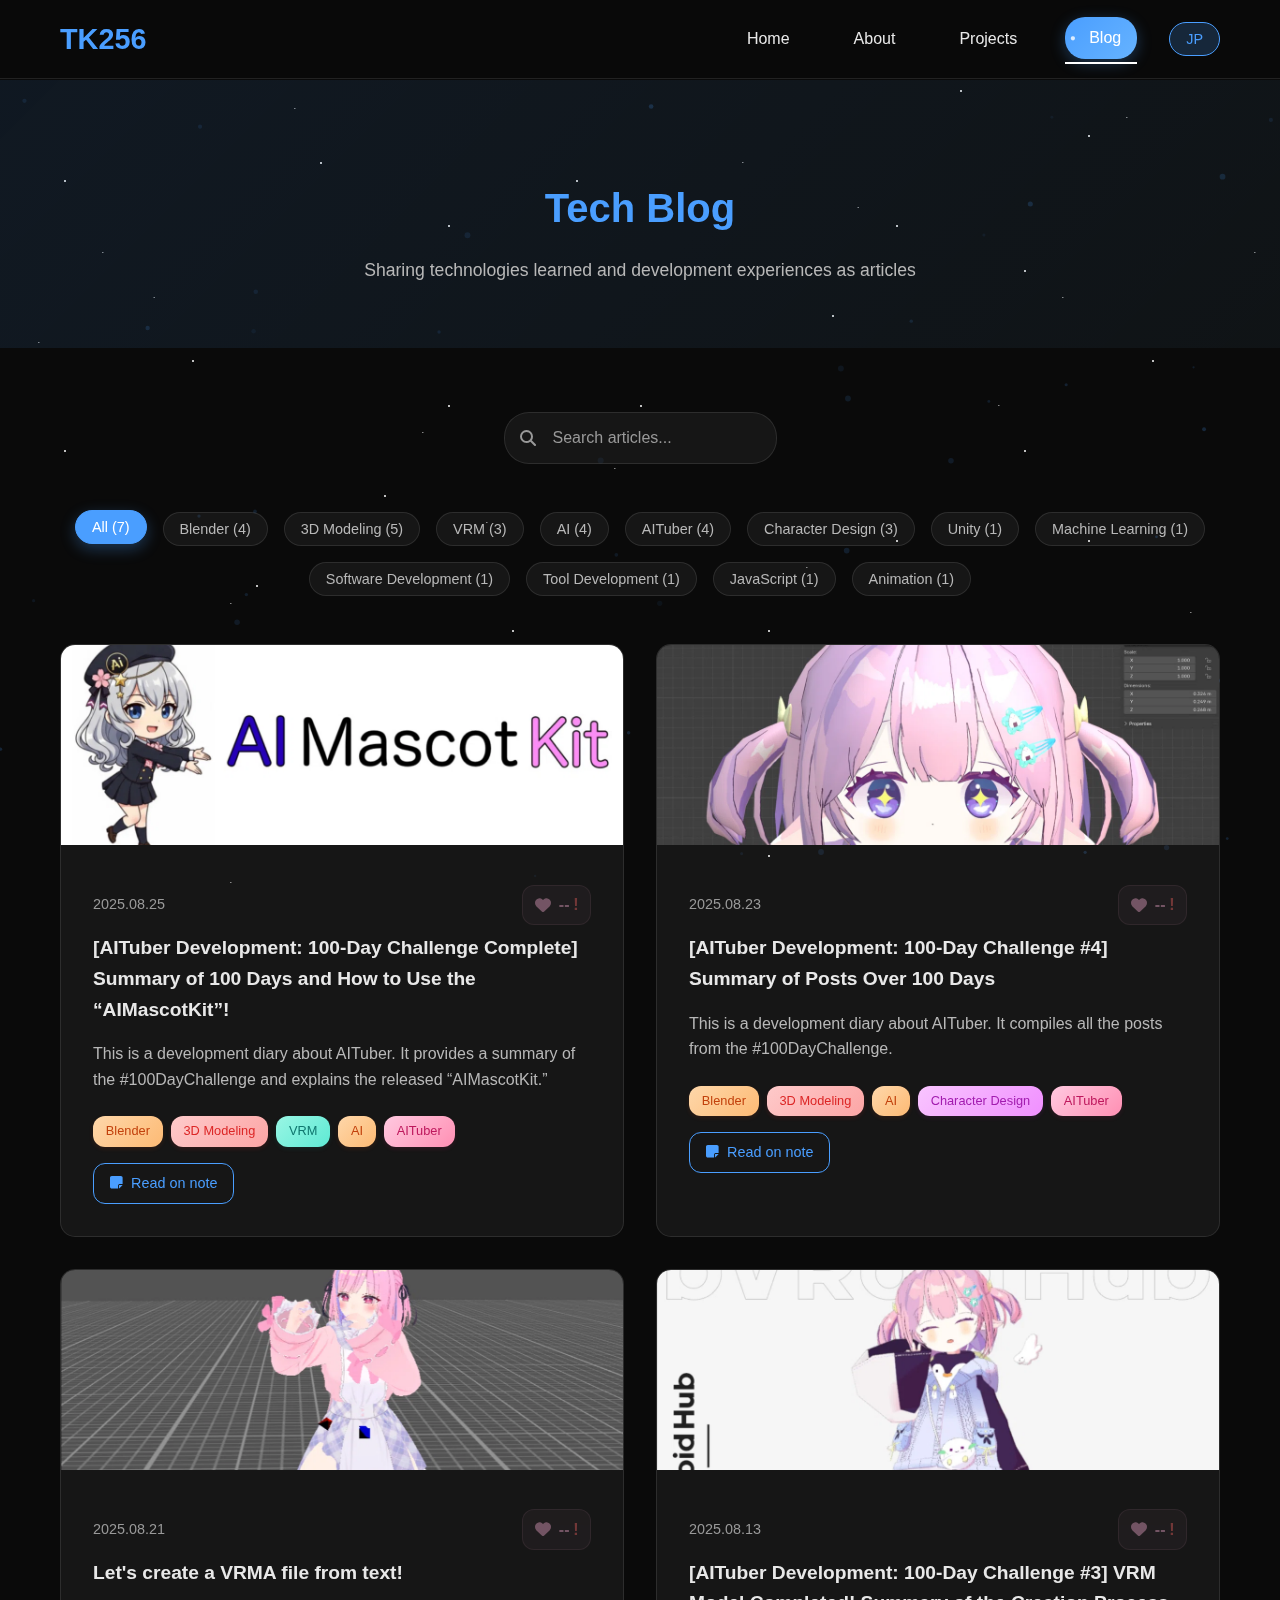
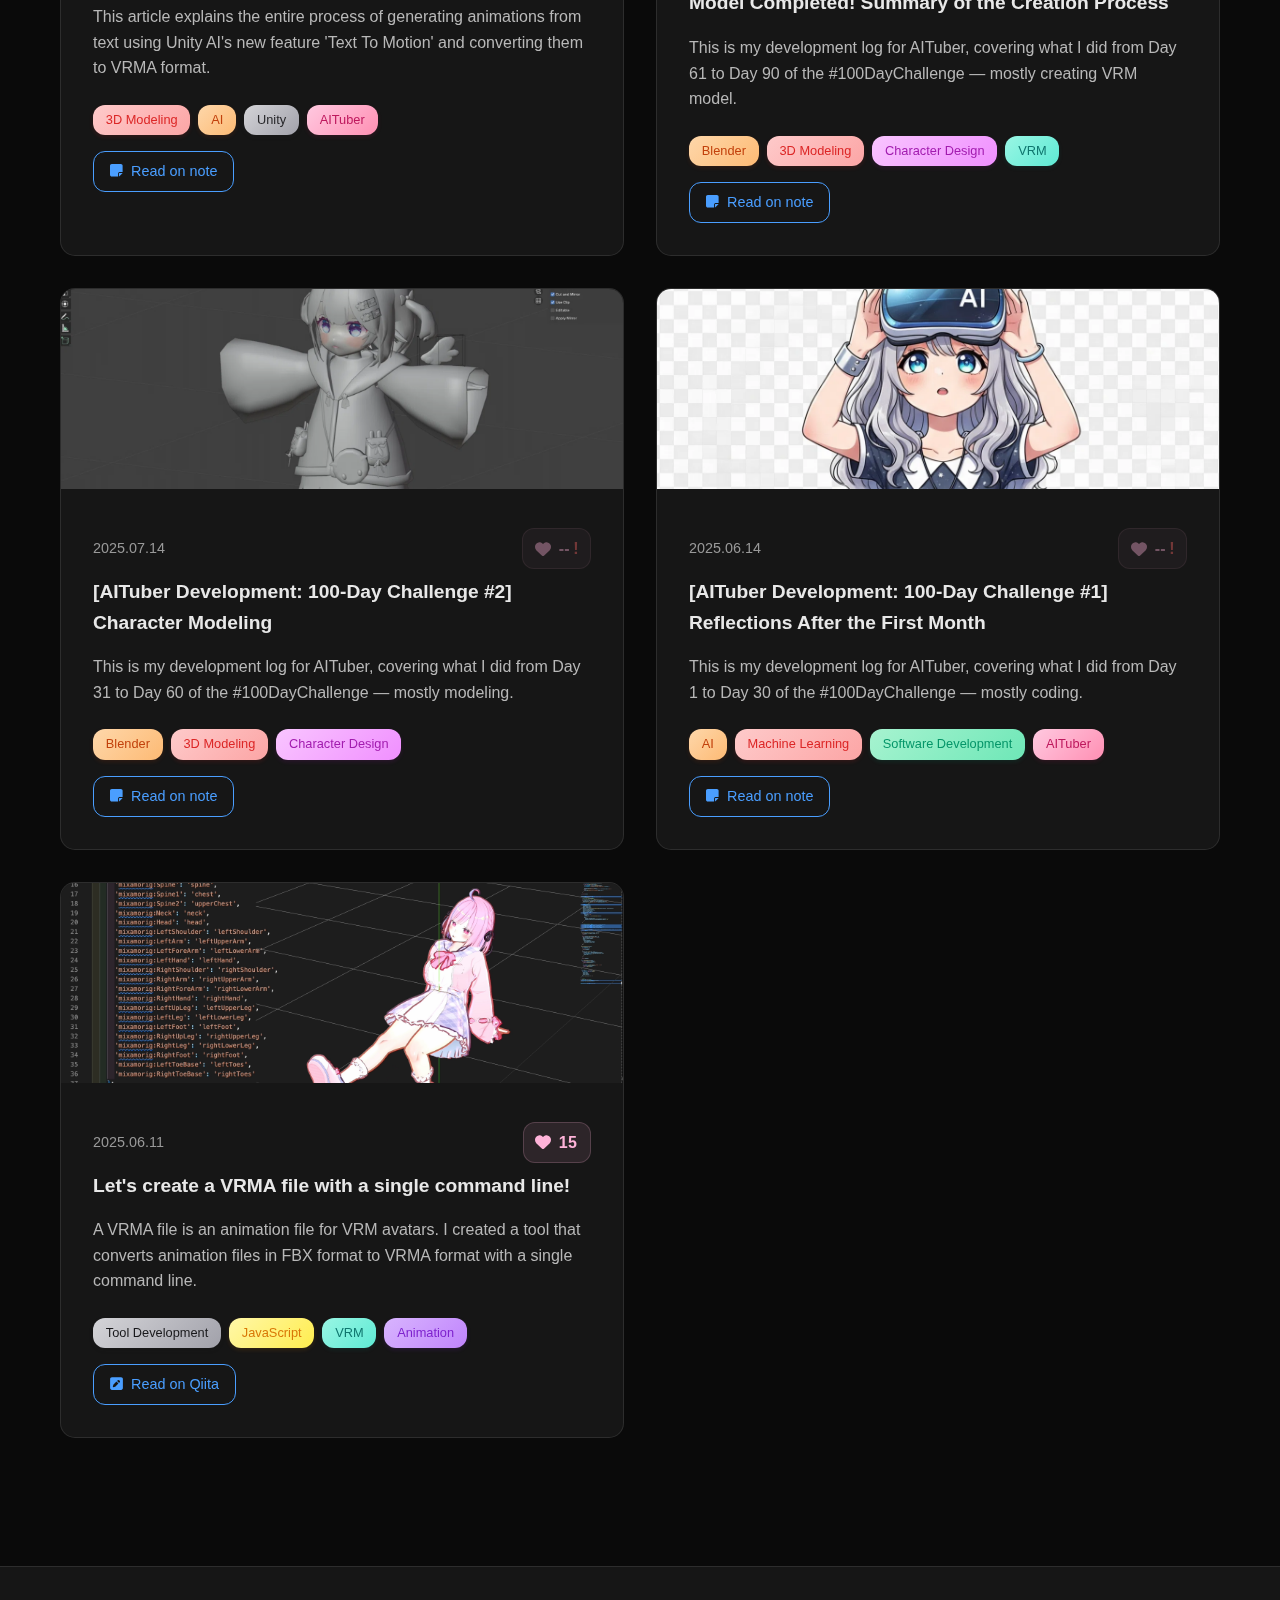
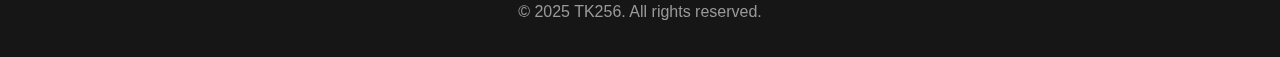
<file: pages/blogs.html>
<!DOCTYPE html>
<html lang="en">
<head>
    <meta charset="UTF-8">
    <meta name="viewport" content="width=device-width, initial-scale=1.0">
    <title>Tech Blog - TK256</title>
    <meta name="description" content="TK256's tech blog with AI, web development, and algorithm articles">
    <meta name="keywords" content="TK256,技術ブログ,AI,機械学習,Web開発,アルゴリズム,プログラミング,Qiita,note">
    <meta name="author" content="TK256">

    <!-- Twitter Card -->
    <meta name="twitter:card" content="summary_large_image">
    <meta name="twitter:site" content="@tk256ailab">
    <meta name="twitter:creator" content="@tk256ailab">
    <meta name="twitter:title" content="Tech Blog - TK256">
    <meta name="twitter:description" content="TK256's tech blog with AI, web development, and algorithm articles">
    <meta name="twitter:image" content="https://tk256ailab.github.io/portfolio/assets/images/profile/og-image.png">

    <!-- Open Graph -->
    <meta property="og:type" content="website">
    <meta property="og:site_name" content="TK256 Portfolio">
    <meta property="og:title" content="Tech Blog - TK256">
    <meta property="og:description" content="TK256's tech blog with AI, web development, and algorithm articles">
    <meta property="og:image" content="https://tk256ailab.github.io/portfolio/assets/images/profile/og-image.png">
    <meta property="og:url" content="https://tk256ailab.github.io/portfolio/pages/blogs.html">
    <meta property="og:image:width" content="1200">
    <meta property="og:image:height" content="630">

    <!-- Stylesheets -->
    <link rel="stylesheet" href="../assets/css/base.css">
    <link rel="stylesheet" href="../assets/css/components.css">
    <link rel="stylesheet" href="../assets/css/animations.css">
    <link rel="stylesheet" href="https://cdnjs.cloudflare.com/ajax/libs/font-awesome/6.4.0/css/all.min.css">
</head>
<body class="lang-en">
    <div class="stars"></div>
    <div class="shooting-stars"></div>

    <!-- Header Placeholder -->
    <div id="header-placeholder"></div>

    <main>
        <section class="page-hero">
            <div class="container">
                <h1>
                    <span class="jp">技術ブログ</span>
                    <span class="en" style="display: none;">Tech Blog</span>
                </h1>
                <p>
                    <span class="jp">学習した技術や開発の経験を記事として共有しています</span>
                    <span class="en" style="display: none;">Sharing technologies learned and development experiences as articles</span>
                </p>
            </div>
        </section>

        <section class="blog-content">
            <div class="container">
                <div class="blog-filters">
                    <div class="search-container">
                        <input type="text" id="blog-search" placeholder="Search articles..." data-jp="記事を検索..." data-en="Search articles...">
                        <i class="fas fa-search search-icon"></i>
                    </div>
                    <div class="tag-filters" id="blog-tag-filters">
                        <button class="tag-filter-btn active" data-tag="all">
                            <span class="jp">すべて</span>
                            <span class="en" style="display: none;">All</span>
                        </button>
                    </div>
                </div>
                <div class="blog-grid">
                    <!-- Blogs will be dynamically loaded here from data/blogs.json -->
                </div>
            </div>
        </section>
    </main>

    <!-- Footer Placeholder -->
    <div id="footer-placeholder"></div>

    <!-- Scripts - Load in correct order -->
    <script src="../assets/js/error-handler.js"></script>
    <script src="../assets/js/logger.js"></script>
    <script src="../assets/js/language.js"></script>
    <script src="../assets/js/filters.js"></script>
    <script src="../assets/js/animations.js"></script>
    <script src="../assets/js/stats.js"></script>
    <script src="../assets/js/navigation.js"></script>
    <script src="../assets/js/components.js"></script>
    <script src="../assets/js/app-initializer.js"></script>
    <script>
        // Initialize app
        AppInitializer.init();
    </script>
</body>
</html>
</file>
<file: assets/css/components.css>
/* Container */
.container {
    max-width: 1200px;
    margin: 0 auto;
    padding: 0 20px;
}

/* Header */
header {
    position: fixed;
    top: 0;
    width: 100%;
    background: rgba(10, 10, 10, 0.95);
    backdrop-filter: blur(10px);
    z-index: 1000;
    padding: 1rem 0;
    border-bottom: 1px solid rgba(255, 255, 255, 0.1);
}

.nav-container {
    display: flex;
    justify-content: space-between;
    align-items: center;
    max-width: 1200px;
    margin: 0 auto;
    padding: 0 20px;
}

.logo .name-link {
    font-size: 1.8rem;
    font-weight: bold;
    color: #4a9eff;
    text-decoration: none;
    transition: all 0.3s ease;
}

.logo .name-link:hover {
    color: #66b3ff;
    text-shadow: 0 0 10px rgba(74, 158, 255, 0.5);
}

.nav-menu {
    display: flex;
    align-items: center;
    gap: 2rem;
}

.nav-link {
    color: #e8e8e8;
    text-decoration: none;
    padding: 0.5rem 1rem;
    border-radius: 20px;
    transition: all 0.3s ease;
    position: relative;
}

.nav-link:hover {
    color: #4a9eff;
    background: rgba(74, 158, 255, 0.1);
    transform: translateY(-2px);
}

.nav-link.active {
    color: #ffffff;
    background: linear-gradient(135deg, #4a9eff, #66b3ff);
    box-shadow: 0 4px 15px rgba(74, 158, 255, 0.3);
    transform: translateY(-1px);
    position: relative;
    padding-left: 1.5rem;
}

.nav-link.active::before {
    content: '●';
    position: absolute;
    left: 0.3rem;
    top: 50%;
    transform: translateY(-50%);
    color: #ffffff;
    font-size: 0.6rem;
    opacity: 0.8;
}

.nav-link::after {
    content: '';
    position: absolute;
    width: 0;
    height: 2px;
    bottom: -5px;
    left: 50%;
    background: #4a9eff;
    transition: all 0.3s ease;
}

.nav-link:hover::after,
.nav-link.active::after {
    width: 100%;
    left: 0;
}

.nav-link.active::after {
    background: #ffffff;
}

.nav-link.active:hover {
    color: #ffffff;
    background: linear-gradient(135deg, #66b3ff, #4a9eff);
    transform: translateY(-2px);
    box-shadow: 0 6px 20px rgba(74, 158, 255, 0.4);
}

.lang-btn {
    background: rgba(74, 158, 255, 0.2);
    color: #4a9eff;
    border: 1px solid #4a9eff;
    padding: 0.5rem 1rem;
    border-radius: 20px;
    cursor: pointer;
    transition: all 0.3s ease;
    font-size: 0.9rem;
}

.lang-btn:hover {
    background: #4a9eff;
    color: white;
    transform: translateY(-2px);
    box-shadow: 0 5px 15px rgba(74, 158, 255, 0.3);
}

/* Profile Image */
.profile-image {
    margin-bottom: 2rem;
}

.profile-image img {
    width: 150px;
    height: 150px;
    border-radius: 50%;
    border: 3px solid #4a9eff;
    box-shadow: 0 0 30px rgba(74, 158, 255, 0.3);
    transition: all 0.3s ease;
}

.profile-image img:hover {
    transform: scale(1.05);
    box-shadow: 0 0 40px rgba(74, 158, 255, 0.5);
}

/* Social Links */
.social-links {
    display: flex;
    justify-content: center;
    gap: 1.5rem;
    margin-top: 2rem;
}

.social-link {
    display: inline-block;
    width: 50px;
    height: 50px;
    background: rgba(74, 158, 255, 0.1);
    border-radius: 50%;
    display: flex;
    align-items: center;
    justify-content: center;
    color: #4a9eff;
    font-size: 1.2rem;
    text-decoration: none;
    transition: all 0.3s ease;
    border: 1px solid rgba(74, 158, 255, 0.3);
}

.social-link:hover {
    background: #4a9eff;
    color: white;
    transform: translateY(-5px) scale(1.1);
    box-shadow: 0 10px 25px rgba(74, 158, 255, 0.4);
}

/* Custom Tooltip Styles */
.social-link {
    position: relative;
}

.social-link::after {
    content: attr(title);
    position: absolute;
    bottom: -40px;
    left: 50%;
    transform: translateX(-50%);
    background: rgba(0, 0, 0, 0.9);
    color: white;
    padding: 0.5rem 0.8rem;
    border-radius: 6px;
    font-size: 0.8rem;
    white-space: nowrap;
    opacity: 0;
    visibility: hidden;
    transition: all 0.3s ease;
    z-index: 1000;
    pointer-events: none;
}

.social-link::before {
    content: '';
    position: absolute;
    bottom: -34px;
    left: 50%;
    transform: translateX(-50%);
    border-left: 5px solid transparent;
    border-right: 5px solid transparent;
    border-bottom: 5px solid rgba(0, 0, 0, 0.9);
    opacity: 0;
    visibility: hidden;
    transition: all 0.3s ease;
    z-index: 1000;
    pointer-events: none;
}

.social-link:hover::after,
.social-link:hover::before {
    opacity: 1;
    visibility: visible;
    transform: translateX(-50%) translateY(-5px);
}

/* Email Contact */
.email-contact {
    display: flex;
    align-items: center;
    justify-content: center;
    gap: 0.75rem;
    margin-top: 2rem;
    padding: 0.75rem 1.5rem;
    background: rgba(74, 158, 255, 0.05);
    border-radius: 25px;
    border: 1px solid rgba(74, 158, 255, 0.2);
    max-width: fit-content;
    margin-left: auto;
    margin-right: auto;
    transition: all 0.3s ease;
}

.email-contact:hover {
    background: rgba(74, 158, 255, 0.1);
    border-color: rgba(74, 158, 255, 0.4);
    transform: translateY(-2px);
}

.email-contact i {
    color: #4a9eff;
    font-size: 1.1rem;
}

.email-contact a {
    color: #b8b8b8;
    text-decoration: none;
    font-size: 0.95rem;
    transition: color 0.3s ease;
}

.email-contact a:hover {
    color: #4a9eff;
}

/* Page Hero */
.page-hero {
    padding: 6rem 0 4rem;
    text-align: center;
    background: linear-gradient(135deg, rgba(74, 158, 255, 0.1), rgba(128, 204, 255, 0.05));
}

.page-hero h1 {
    font-size: 2.5rem;
    margin-bottom: 1rem;
    color: #4a9eff;
}

.page-hero p {
    font-size: 1.1rem;
    color: #b8b8b8;
}

/* Overview Section */
.overview {
    padding: 6rem 0;
}

.overview-grid {
    display: grid;
    grid-template-columns: repeat(auto-fit, minmax(350px, 1fr));
    gap: 2rem;
}

.overview-card {
    background: rgba(255, 255, 255, 0.05);
    border-radius: 15px;
    padding: 2rem;
    border: 1px solid rgba(255, 255, 255, 0.1);
    transition: all 0.3s ease;
    backdrop-filter: blur(10px);
}

.overview-card:hover {
    transform: translateY(-10px);
    background: rgba(255, 255, 255, 0.08);
    box-shadow: 0 20px 40px rgba(74, 158, 255, 0.1);
}

.overview-card h3 {
    font-size: 1.5rem;
    margin-bottom: 1rem;
    color: #4a9eff;
}

.overview-card p {
    color: #b8b8b8;
    margin-bottom: 1.5rem;
}

.project-list, .blog-list {
    margin-bottom: 1.5rem;
}

.project-item, .blog-item {
    padding: 1rem 0;
    border-bottom: 1px solid rgba(255, 255, 255, 0.1);
}

.project-item:last-child, .blog-item:last-child {
    border-bottom: none;
}

.project-item h4, .blog-item h4 {
    color: #e8e8e8;
    margin-bottom: 0.5rem;
    font-size: 1rem;
}

.project-item p, .blog-item p {
    color: #999;
    font-size: 0.9rem;
}

.card-link {
    display: inline-block;
    color: #4a9eff;
    text-decoration: none;
    font-weight: 500;
    transition: all 0.3s ease;
}

.card-link:hover {
    color: #66b3ff;
    text-shadow: 0 0 5px rgba(74, 158, 255, 0.5);
}

/* About Summary Styles for Home Page */
.about-summary {
    margin-bottom: 1.5rem;
}

.about-bio {
    color: #b8b8b8;
    line-height: 1.6;
    margin-bottom: 1.5rem;
    font-size: 0.95rem;
}

.skills-summary {
    margin-bottom: 1.5rem;
}

.skills-summary h4 {
    color: #e8e8e8;
    font-size: 1rem;
    margin-bottom: 0.75rem;
}

.skill-tags {
    display: flex;
    flex-wrap: wrap;
    gap: 0.5rem;
}

.skill-tag {
    padding: 0.4rem 0.9rem;
    background: linear-gradient(135deg, #a8d5ff 0%, #7fb3ff 100%);
    color: #2563eb;
    border: none;
    border-radius: 12px;
    font-size: 0.85rem;
    font-weight: 500;
    box-shadow: 0 2px 4px rgba(37, 99, 235, 0.15);
    transition: all 0.3s ease;
}

.skill-tag:hover {
    transform: translateY(-2px);
    box-shadow: 0 4px 8px rgba(37, 99, 235, 0.25);
}

.github-summary h4 {
    color: #e8e8e8;
    font-size: 1rem;
    margin-bottom: 0.75rem;
}

.github-stats-mini {
    display: flex;
    gap: 1.5rem;
}

.github-stats-mini .stat-item {
    display: flex;
    align-items: center;
    gap: 0.5rem;
}

.github-stats-mini .stat-item i {
    color: #4a9eff;
    font-size: 1.1rem;
}

.github-stats-mini .stat-value {
    color: #e8e8e8;
    font-size: 1.2rem;
    font-weight: 600;
}

.github-stats-mini .stat-label {
    color: #999;
    font-size: 0.85rem;
    margin-left: 0.25rem;
}

/* GitHub Stats Vertical Layout for Home Page */
.github-stats-mini-vertical {
    display: flex;
    flex-direction: column;
    gap: 1rem;
}

.github-stats-mini-vertical .stat-item {
    display: flex;
    align-items: center;
    gap: 0.75rem;
}

.github-stats-mini-vertical .stat-item i {
    color: #4a9eff;
    font-size: 1.2rem;
    width: 24px;
    text-align: center;
}

.github-stats-mini-vertical .stat-label {
    color: #999;
    font-size: 0.9rem;
    flex: 1;
}

.github-stats-mini-vertical .stat-value {
    color: #e8e8e8;
    font-size: 1.2rem;
    font-weight: 600;
}

/* About List Styles for Home Page */
.about-list {
    margin-bottom: 2rem;
}

.about-item {
    padding: 1.5rem 0;
    border-bottom: 1px solid rgba(255, 255, 255, 0.1);
}

.about-item:first-child {
    padding-top: 0;
}

.about-item:last-child {
    border-bottom: none;
    padding-bottom: 0;
}

.about-item h4 {
    color: #e8e8e8;
    margin-bottom: 0.75rem;
    font-size: 1rem;
    font-weight: 600;
}

.about-item p {
    color: #b8b8b8;
    line-height: 1.6;
    font-size: 0.95rem;
    margin: 0;
}

/* About Page Specific */
.about-content {
    padding: 4rem 0;
}

.about-grid {
    display: grid;
    gap: 3rem;
    max-width: 900px;
    margin: 0 auto;
}

.profile-section {
    display: flex;
    gap: 2rem;
    align-items: center;
    background: rgba(255, 255, 255, 0.05);
    border-radius: 15px;
    padding: 2rem;
    border: 1px solid rgba(255, 255, 255, 0.1);
}

.profile-section .profile-image img {
    width: 200px;
    height: 200px;
}

.profile-info h2 {
    color: #4a9eff;
    margin-bottom: 0.5rem;
}

.role {
    color: #b8b8b8;
    margin-bottom: 1rem;
}

.bio-section, .skills-section, .certifications-section, .achievements-section, .education-section {
    background: rgba(255, 255, 255, 0.05);
    border-radius: 15px;
    padding: 2rem;
    border: 1px solid rgba(255, 255, 255, 0.1);
}

.bio-section h3, .skills-section h3, .certifications-section h3, .achievements-section h3, .education-section h3 {
    color: #4a9eff;
    margin-bottom: 1.5rem;
    font-size: 1.3rem;
}

.skills-grid {
    display: grid;
    grid-template-columns: repeat(auto-fit, minmax(250px, 1fr));
    gap: 2rem;
}

.skill-category h4 {
    color: #e8e8e8;
    margin-bottom: 1rem;
}

.skill-category ul {
    list-style: none;
}

.skill-category li {
    color: #b8b8b8;
    padding: 0.3rem 0;
    position: relative;
    padding-left: 1rem;
}

.skill-category li::before {
    content: '▸';
    color: #4a9eff;
    position: absolute;
    left: 0;
}

/* Certifications Section */
.certifications-list {
    display: flex;
    flex-direction: column;
    gap: 1.2rem;
}

.certification-item {
    display: flex;
    align-items: flex-start;
    gap: 1rem;
    padding: 1rem;
    background: rgba(255, 255, 255, 0.03);
    border-radius: 10px;
    border: 1px solid rgba(255, 255, 255, 0.05);
    transition: all 0.3s ease;
}

.certification-item:hover {
    background: rgba(255, 255, 255, 0.05);
    border-color: rgba(74, 158, 255, 0.3);
    transform: translateX(5px);
}

.cert-icon {
    display: flex;
    align-items: center;
    justify-content: center;
    width: 40px;
    height: 40px;
    min-width: 40px;
    background: rgba(74, 158, 255, 0.1);
    border-radius: 8px;
    color: #4a9eff;
    font-size: 1.2rem;
}

.cert-details {
    flex: 1;
}

.cert-details h4 {
    color: #e8e8e8;
    margin: 0 0 0.3rem 0;
    font-size: 1.05rem;
    font-weight: 600;
}

.cert-meta {
    color: #888;
    font-size: 0.9rem;
    margin: 0;
}

.achievements-list {
    display: grid;
    gap: 1.5rem;
}

.achievement-item {
    background: rgba(255, 255, 255, 0.03);
    border-radius: 10px;
    padding: 1.5rem;
    border-left: 3px solid #4a9eff;
}

.achievement-item h4 {
    color: #4a9eff;
    margin-bottom: 0.5rem;
}

.timeline {
    position: relative;
    padding-left: 2rem;
}

.timeline::before {
    content: '';
    position: absolute;
    left: 1rem;
    top: 0;
    bottom: 0;
    width: 2px;
    background: #4a9eff;
}

.timeline-item {
    position: relative;
    margin-bottom: 2rem;
}

.timeline-item::before {
    content: '';
    position: absolute;
    left: -2.5rem;
    top: 0;
    width: 10px;
    height: 10px;
    background: #4a9eff;
    border-radius: 50%;
}

.timeline-date {
    color: #4a9eff;
    font-weight: bold;
    margin-bottom: 0.5rem;
}

.timeline-content h4 {
    color: #e8e8e8;
    margin-bottom: 0.5rem;
}

/* Projects Page */
.projects-content {
    padding: 4rem 0;
}

.projects-grid {
    display: grid;
    grid-template-columns: repeat(auto-fit, minmax(400px, 1fr));
    gap: 2rem;
}

.project-card {
    background: rgba(26, 26, 26, 0.8);
    border: 1px solid #333;
    border-radius: 16px;
    overflow: hidden;
    transition: all 0.3s ease;
    height: 100%;
    display: flex;
    flex-direction: column;
}

.project-card:hover {
    transform: translateY(-5px);
    border-color: #4a9eff;
    box-shadow: 0 12px 35px rgba(74, 158, 255, 0.2);
}

.project-card.featured {
    grid-column: span 2;
}

.project-image {
    position: relative;
    width: 100%;
    height: 200px;
    overflow: hidden;
}

.project-image img {
    width: 100%;
    height: 100%;
    object-fit: cover;
    transition: transform 0.3s ease;
}

.project-card:hover .project-image img {
    transform: scale(1.05);
}

.project-content {
    padding: 1.5rem;
    flex: 1;
    display: flex;
    flex-direction: column;
}

.project-header {
    display: flex;
    justify-content: space-between;
    align-items: flex-start;
    margin-bottom: 1rem;
}

.project-title {
    color: #e8e8e8;
    font-size: 1.25rem;
    font-weight: 600;
    margin: 0;
    flex: 1;
}

.project-stats {
    display: flex;
    align-items: center;
    margin-left: 1rem;
}

.star-count {
    display: flex;
    align-items: center;
    gap: 0.5rem;
    color: #ffd700;
    font-size: 1rem;
    font-weight: 500;
    padding: 0.4rem 0.7rem;
    background: rgba(255, 215, 0, 0.1);
    border-radius: 12px;
    border: 1px solid rgba(255, 215, 0, 0.2);
}

.star-count i {
    font-size: 1rem;
}

.star-number {
    color: #ffd700;
    font-weight: 600;
}

.project-description {
    color: #b8b8b8;
    line-height: 1.6;
    margin-bottom: 1.5rem;
    flex: 1;
}

.project-info {
    padding: 2rem;
}

.project-tags {
    display: flex;
    flex-wrap: wrap;
    gap: 0.5rem;
    margin-bottom: 1rem;
}

.tag {
    background: rgba(74, 158, 255, 0.2);
    color: #4a9eff;
    padding: 0.3rem 0.8rem;
    border-radius: 15px;
    font-size: 0.8rem;
    border: 1px solid rgba(74, 158, 255, 0.3);
    font-weight: 500;
}

/* プロジェクトタグの色分け */
.tag.tag-python {
    background: rgba(255, 193, 7, 0.2);
    color: #ffc107;
    border-color: rgba(255, 193, 7, 0.3);
}

.tag.tag-javascript {
    background: rgba(240, 219, 79, 0.2);
    color: #f0db4f;
    border-color: rgba(240, 219, 79, 0.3);
}

.tag.tag-react {
    background: rgba(97, 218, 251, 0.2);
    color: #61dafb;
    border-color: rgba(97, 218, 251, 0.3);
}

.tag.tag-nodejs {
    background: rgba(76, 175, 80, 0.2);
    color: #4caf50;
    border-color: rgba(76, 175, 80, 0.3);
}

.tag.tag-tensorflow {
    background: rgba(255, 152, 0, 0.2);
    color: #ff9800;
    border-color: rgba(255, 152, 0, 0.3);
}

.tag.tag-pytorch {
    background: rgba(238, 88, 37, 0.2);
    color: #ee5825;
    border-color: rgba(238, 88, 37, 0.3);
}

.tag.tag-fastapi {
    background: rgba(0, 150, 136, 0.2);
    color: #009688;
    border-color: rgba(0, 150, 136, 0.3);
}

.tag.tag-aws {
    background: rgba(255, 152, 0, 0.2);
    color: #ff9800;
    border-color: rgba(255, 152, 0, 0.3);
}

.tag.tag-docker {
    background: rgba(33, 150, 243, 0.2);
    color: #2196f3;
    border-color: rgba(33, 150, 243, 0.3);
}

.tag.tag-firebase {
    background: rgba(255, 193, 7, 0.2);
    color: #ffc107;
    border-color: rgba(255, 193, 7, 0.3);
}

.tag.tag-opencv {
    background: rgba(76, 175, 80, 0.2);
    color: #4caf50;
    border-color: rgba(76, 175, 80, 0.3);
}

.tag.tag-d3js {
    background: rgba(255, 152, 0, 0.2);
    color: #ff9800;
    border-color: rgba(255, 152, 0, 0.3);
}

.tag.tag-html5canvas {
    background: rgba(255, 87, 34, 0.2);
    color: #ff5722;
    border-color: rgba(255, 87, 34, 0.3);
}

.tag.tag-expo {
    background: rgba(33, 150, 243, 0.2);
    color: #2196f3;
    border-color: rgba(33, 150, 243, 0.3);
}

.tag.tag-reactnative {
    background: rgba(97, 218, 251, 0.2);
    color: #61dafb;
    border-color: rgba(97, 218, 251, 0.3);
}

.tag.tag-postgresql {
    background: rgba(51, 103, 145, 0.2);
    color: #336791;
    border-color: rgba(51, 103, 145, 0.3);
}

.tag.tag-pandas {
    background: rgba(150, 208, 255, 0.2);
    color: #150458;
    border-color: rgba(150, 208, 255, 0.3);
}

.tag.tag-matplotlib {
    background: rgba(17, 17, 17, 0.2);
    color: #11557c;
    border-color: rgba(17, 17, 17, 0.3);
}

.tag.tag-jupyter {
    background: rgba(247, 119, 34, 0.2);
    color: #f77722;
    border-color: rgba(247, 119, 34, 0.3);
}

.project-tag {
    padding: 0.3rem 0.8rem;
    background: rgba(74, 158, 255, 0.1);
    color: #4a9eff;
    border: 1px solid rgba(74, 158, 255, 0.2);
    border-radius: 12px;
    font-size: 0.8rem;
    font-weight: 500;
    transition: all 0.3s ease;
}

.project-tag:hover {
    background: rgba(74, 158, 255, 0.2);
    border-color: rgba(74, 158, 255, 0.4);
}

/* 2420行あたりはデッドコード */
/* 以下はプロジェクトとブログの両方で使われている */

/* Project Tag Colors - Vibrant Pastels */
/* TODO: 色が適切か見直し */

/* ==== Programming ==== */
.project-tag.tag-python { background: linear-gradient(135deg, #a8d5ff 0%, #7fb3ff 100%); color: #2563eb; border: none; box-shadow: 0 2px 4px rgba(37, 99, 235, 0.15); }
.project-tag.tag-javascript { background: linear-gradient(135deg, #fff7a8 0%, #ffed4e 100%); color: #d97706; border: none; box-shadow: 0 2px 4px rgba(217, 119, 6, 0.15); }
.project-tag.tag-cpp { background: linear-gradient(135deg, #bfdbfe 0%, #93c5fd 100%); color: #1e40af; border: none; box-shadow: 0 2px 4px rgba(30, 64, 175, 0.15); }

/* ==== AI / Machine Learning / Data Science ==== */
.project-tag.tag-ai { background: linear-gradient(135deg, #fed7aa 0%, #fdba74 100%); color: #c2410c; border: none; box-shadow: 0 2px 4px rgba(194, 65, 12, 0.15); }
.project-tag.tag-ml { background: linear-gradient(135deg, #fecaca 0%, #fca5a5 100%); color: #dc2626; border: none; box-shadow: 0 2px 4px rgba(220, 38, 38, 0.15); }
.project-tag.tag-deep-learning { background: linear-gradient(135deg, #ddd6fe 0%, #c4b5fd 100%); color: #6b21a8; border: none; box-shadow: 0 2px 4px rgba(107, 33, 168, 0.15); }
.project-tag.tag-nlp { background: linear-gradient(135deg, #fecaca 0%, #fca5a5 100%); color: #dc2626; border: none; box-shadow: 0 2px 4px rgba(220, 38, 38, 0.15); }
.project-tag.tag-kaggle { background: linear-gradient(135deg, #a5f3fc 0%, #67e8f9 100%); color: #0e7490; border: none; box-shadow: 0 2px 4px rgba(14, 116, 144, 0.15); }
.project-tag.tag-transformer { background: linear-gradient(135deg, #fed7aa 0%, #fdba74 100%); color: #ea580c; border: none; box-shadow: 0 2px 4px rgba(234, 88, 12, 0.15); }
.project-tag.tag-tensorflow { background: linear-gradient(135deg, #fed7aa 0%, #fdba74 100%); color: #c2410c; border: none; box-shadow: 0 2px 4px rgba(194, 65, 12, 0.15); }
.project-tag.tag-datascience { background: linear-gradient(135deg, #bfdbfe 0%, #93c5fd 100%); color: #1d4ed8; border: none; box-shadow: 0 2px 4px rgba(29, 78, 216, 0.15); }
.project-tag.tag-openai { background: linear-gradient(135deg, #a7f3d0 0%, #6ee7b7 100%); color: #047857; border: none; box-shadow: 0 2px 4px rgba(4, 120, 87, 0.15); }

/* ==== Computer Science / Algorithm ==== */
.project-tag.tag-algorithm { background: linear-gradient(135deg, #ddd6fe 0%, #c4b5fd 100%); color: #6b21a8; border: none; box-shadow: 0 2px 4px rgba(107, 33, 168, 0.15); }
.project-tag.tag-graph-theory { background: linear-gradient(135deg, #c7d2fe 0%, #a5b4fc 100%); color: #4338ca; border: none; box-shadow: 0 2px 4px rgba(67, 56, 202, 0.15); }
.project-tag.tag-computer-science { background: linear-gradient(135deg, #bfdbfe 0%, #93c5fd 100%); color: #1e40af; border: none; box-shadow: 0 2px 4px rgba(30, 64, 175, 0.15); }
.project-tag.tag-data-structures { background: linear-gradient(135deg, #d8b4fe 0%, #c084fc 100%); color: #7e22ce; border: none; box-shadow: 0 2px 4px rgba(126, 34, 206, 0.15); }
.project-tag.tag-atcoder { background: linear-gradient(135deg, #d4d4d8 0%, #a1a1aa 100%); color: #27272a; border: none; box-shadow: 0 2px 4px rgba(39, 39, 42, 0.15); }

/* ==== 3D / Graphics ==== */
.project-tag.tag-blender { background: linear-gradient(135deg, #fed7aa 0%, #fdba74 100%); color: #c2410c; border: none; box-shadow: 0 2px 4px rgba(194, 65, 12, 0.15); }
.project-tag.tag-unity { background: linear-gradient(135deg, #d4d4d8 0%, #a1a1aa 100%); color: #27272a; border: none; box-shadow: 0 2px 4px rgba(39, 39, 42, 0.15); }
.project-tag.tag-3d-modeling { background: linear-gradient(135deg, #fecaca 0%, #fca5a5 100%); color: #dc2626; border: none; box-shadow: 0 2px 4px rgba(220, 38, 38, 0.15); }
.project-tag.tag-vrm { background: linear-gradient(135deg, #99f6e4 0%, #5eead4 100%); color: #0f766e; border: none; box-shadow: 0 2px 4px rgba(15, 118, 110, 0.15); }

/* ==== Creative / Character / Animation ==== */
.project-tag.tag-aituber { background: linear-gradient(135deg, #ffc9e0 0%, #ff8fb3 100%); color: #be185d; border: none; box-shadow: 0 2px 4px rgba(190, 24, 93, 0.15); }
.project-tag.tag-animation { background: linear-gradient(135deg, #d8b4fe 0%, #c084fc 100%); color: #7e22ce; border: none; box-shadow: 0 2px 4px rgba(126, 34, 206, 0.15); }
.project-tag.tag-character-design { background: linear-gradient(135deg, #f9c5ff 0%, #f08fff 100%); color: #a21caf; border: none; box-shadow: 0 2px 4px rgba(162, 28, 175, 0.15); }

/* ==== Web Frontend ==== */
.project-tag.tag-react { background: linear-gradient(135deg, #b3f0ff 0%, #61dafb 100%); color: #0369a1; border: none; box-shadow: 0 2px 4px rgba(3, 105, 161, 0.15); }
.project-tag.tag-webgl { background: linear-gradient(135deg, #ffc9e0 0%, #ff8fb3 100%); color: #be185d; border: none; box-shadow: 0 2px 4px rgba(190, 24, 93, 0.15); }
.project-tag.tag-threejs { background: linear-gradient(135deg, #a7f3d0 0%, #6ee7b7 100%); color: #047857; border: none; box-shadow: 0 2px 4px rgba(4, 120, 87, 0.15); }
.project-tag.tag-html { background: linear-gradient(135deg, #fed7aa 0%, #fdba74 100%); color: #ea580c; border: none; box-shadow: 0 2px 4px rgba(234, 88, 12, 0.15); }

/* ==== Web Backend ==== */
.project-tag.tag-backend { background: linear-gradient(135deg, #99f6e4 0%, #5eead4 100%); color: #0f766e; border: none; box-shadow: 0 2px 4px rgba(15, 118, 110, 0.15); }
.project-tag.tag-nodejs { background: linear-gradient(135deg, #b3f0ff 0%, #61dafb 100%); color: #0369a1; border: none; box-shadow: 0 2px 4px rgba(3, 105, 161, 0.15); }
.project-tag.tag-rest-api { background: linear-gradient(135deg, #a5f3fc 0%, #67e8f9 100%); color: #0e7490; border: none; box-shadow: 0 2px 4px rgba(14, 116, 144, 0.15); }
.project-tag.tag-fastapi { background: linear-gradient(135deg, #99f6e4 0%, #5eead4 100%); color: #0f766e; border: none; box-shadow: 0 2px 4px rgba(15, 118, 110, 0.15); }
.project-tag.tag-web-dev { background: linear-gradient(135deg, #bfdbfe 0%, #93c5fd 100%); color: #1d4ed8; border: none; box-shadow: 0 2px 4px rgba(29, 78, 216, 0.15); }

/* ==== Others ==== */
.project-tag.tag-tool-development { background: linear-gradient(135deg, #d4d4d8 0%, #a1a1aa 100%); color: #18181b; border: none; box-shadow: 0 2px 4px rgba(24, 24, 27, 0.15); }
.project-tag.tag-software-dev { background: linear-gradient(135deg, #a7f3d0 0%, #6ee7b7 100%); color: #059669; border: none; box-shadow: 0 2px 4px rgba(5, 150, 105, 0.15); }

.project-info h3 {
    color: #4a9eff;
    margin-bottom: 1rem;
    font-size: 1.3rem;
}

.project-info p {
    color: #b8b8b8;
    margin-bottom: 1.5rem;
    line-height: 1.6;
}

.project-links {
    display: flex;
    gap: 1rem;
    margin-top: auto;
}

.project-link {
    display: inline-flex;
    align-items: center;
    gap: 0.5rem;
    padding: 0.75rem 1rem;
    background: rgba(74, 158, 255, 0.1);
    color: #4a9eff;
    text-decoration: none;
    border: 1px solid rgba(74, 158, 255, 0.2);
    border-radius: 8px;
    font-size: 0.9rem;
    font-weight: 500;
    transition: all 0.3s ease;
}

.project-link:hover {
    background: rgba(74, 158, 255, 0.2);
    border-color: rgba(74, 158, 255, 0.4);
    transform: translateY(-2px);
}

.project-link i {
    font-size: 1rem;
}

/* Search and Filter Styles */
.projects-filters {
    margin-bottom: 3rem;
}

.blog-search-container {
    margin-bottom: 2rem;
}

.search-container {
    position: relative;
    max-width: 400px;
    margin: 0 auto;
}

.search-container input {
    width: 100%;
    padding: 1rem 1rem 1rem 3rem;
    background: rgba(255, 255, 255, 0.05);
    border: 1px solid rgba(255, 255, 255, 0.1);
    border-radius: 25px;
    color: #e8e8e8;
    font-size: 1rem;
    transition: all 0.3s ease;
}

.search-container input:focus {
    outline: none;
    border-color: #4a9eff;
    background: rgba(255, 255, 255, 0.08);
    box-shadow: 0 0 15px rgba(74, 158, 255, 0.2);
}

.search-container input::placeholder {
    color: #999;
}

.search-icon {
    position: absolute;
    left: 1rem;
    top: 50%;
    transform: translateY(-50%);
    color: #999;
    font-size: 1rem;
}

.tag-filters {
    display: flex;
    justify-content: center;
    gap: 1rem;
    margin-top: 2rem;
    flex-wrap: wrap;
}

.tag-filter-btn {
    background: rgba(255, 255, 255, 0.05);
    color: #b8b8b8;
    border: 1px solid rgba(255, 255, 255, 0.1);
    padding: 0.5rem 1rem;
    border-radius: 20px;
    cursor: pointer;
    transition: all 0.3s ease;
    font-size: 0.9rem;
    display: inline-block;
    min-width: 60px;
    text-align: center;
    user-select: none;
    position: relative;
    z-index: 1;
}

.tag-filter-btn:hover,
.tag-filter-btn.active {
    background: #4a9eff;
    color: white;
    border-color: #4a9eff;
    transform: translateY(-2px);
    box-shadow: 0 5px 15px rgba(74, 158, 255, 0.3);
}

.tag-filter-btn::before {
    content: '';
    position: absolute;
    top: -10px;
    left: -10px;
    right: -10px;
    bottom: -10px;
    border-radius: 30px;
    z-index: 0;
    pointer-events: all;
    cursor: pointer;
}

/* Blog Page */
.blog-content {
    padding: 4rem 0;
}

.blog-filters {
    display: flex;
    justify-content: center;
    gap: 1rem;
    margin-bottom: 3rem;
    flex-wrap: wrap;
}

.filter-btn {
    background: rgba(255, 255, 255, 0.05);
    color: #b8b8b8;
    border: 1px solid rgba(255, 255, 255, 0.1);
    padding: 0.7rem 1.5rem;
    border-radius: 25px;
    cursor: pointer;
    transition: all 0.3s ease;
    display: inline-block;
    min-width: 80px;
    text-align: center;
    user-select: none;
    position: relative;
    z-index: 1;
}

.filter-btn:hover,
.filter-btn.active {
    background: #4a9eff;
    color: white;
    border-color: #4a9eff;
    transform: translateY(-2px);
    box-shadow: 0 5px 15px rgba(74, 158, 255, 0.3);
}

/* フィルターボタンの色分け */
.filter-btn[data-category="ai"]:hover,
.filter-btn[data-category="ai"].active {
    background: #ff6b6b;
    border-color: #ff6b6b;
    box-shadow: 0 5px 15px rgba(255, 107, 107, 0.3);
}

.filter-btn[data-category="web"]:hover,
.filter-btn[data-category="web"].active {
    background: #4a9eff;
    border-color: #4a9eff;
    box-shadow: 0 5px 15px rgba(74, 158, 255, 0.3);
}

.filter-btn[data-category="algorithm"]:hover,
.filter-btn[data-category="algorithm"].active {
    background: #4caf50;
    border-color: #4caf50;
    box-shadow: 0 5px 15px rgba(76, 175, 80, 0.3);
}

.filter-btn[data-category="learning"]:hover,
.filter-btn[data-category="learning"].active {
    background: #ffc107;
    border-color: #ffc107;
    box-shadow: 0 5px 15px rgba(255, 193, 7, 0.3);
    color: #333;
}

.filter-btn[data-category="tips"]:hover,
.filter-btn[data-category="tips"].active {
    background: #9c27b0;
    border-color: #9c27b0;
    box-shadow: 0 5px 15px rgba(156, 39, 176, 0.3);
}

.filter-btn[data-category="tutorial"]:hover,
.filter-btn[data-category="tutorial"].active {
    background: #ff9800;
    border-color: #ff9800;
    box-shadow: 0 5px 15px rgba(255, 152, 0, 0.3);
}

.filter-btn::before {
    content: '';
    position: absolute;
    top: -10px;
    left: -10px;
    right: -10px;
    bottom: -10px;
    border-radius: 35px;
    z-index: 0;
    pointer-events: all;
    cursor: pointer;
}

.blog-grid {
    display: grid;
    grid-template-columns: repeat(auto-fit, minmax(400px, 1fr));
    gap: 2rem;
}

.blog-card {
    background: rgba(255, 255, 255, 0.05);
    border-radius: 15px;
    overflow: hidden;
    border: 1px solid rgba(255, 255, 255, 0.1);
    transition: all 0.3s ease;
}

.blog-card:hover {
    transform: translateY(-10px);
    background: rgba(255, 255, 255, 0.08);
    box-shadow: 0 20px 40px rgba(74, 158, 255, 0.1);
}

.blog-image img {
    width: 100%;
    height: 200px;
    object-fit: cover;
}

.blog-info {
    padding: 2rem;
}

/* Legacy blog-meta for backward compatibility */
.blog-meta {
    display: flex;
    justify-content: space-between;
    align-items: center;
    margin-bottom: 1rem;
    flex-wrap: wrap;
    gap: 0.5rem;
}

/* New blog layout styles */
.blog-meta-top {
    display: flex;
    justify-content: space-between;
    align-items: center;
    margin-bottom: 0.5rem;
}

.blog-tags {
    display: flex;
    flex-wrap: wrap;
    gap: 0.5rem;
    margin-bottom: 1rem;
}

.blog-date {
    color: #999;
    font-size: 0.9rem;
}

.blog-category {
    padding: 0.3rem 0.8rem;
    border-radius: 15px;
    font-size: 0.8rem;
    border: 1px solid;
    font-weight: 500;
}

/* ブログカテゴリの色分け */
.blog-card[data-category="ai"] .blog-category {
    background: rgba(255, 107, 107, 0.2);
    color: #ff6b6b;
    border-color: rgba(255, 107, 107, 0.3);
}

.blog-card[data-category="web"] .blog-category {
    background: rgba(74, 158, 255, 0.2);
    color: #4a9eff;
    border-color: rgba(74, 158, 255, 0.3);
}

.blog-card[data-category="algorithm"] .blog-category {
    background: rgba(76, 175, 80, 0.2);
    color: #4caf50;
    border-color: rgba(76, 175, 80, 0.3);
}

.blog-card[data-category="learning"] .blog-category {
    background: rgba(255, 193, 7, 0.2);
    color: #ffc107;
    border-color: rgba(255, 193, 7, 0.3);
}

.blog-card[data-category="tips"] .blog-category {
    background: rgba(156, 39, 176, 0.2);
    color: #9c27b0;
    border-color: rgba(156, 39, 176, 0.3);
}

.blog-card[data-category="tutorial"] .blog-category {
    background: rgba(255, 152, 0, 0.2);
    color: #ff9800;
    border-color: rgba(255, 152, 0, 0.3);
}

.blog-category.ai {
    background: rgba(74, 158, 255, 0.2);
    color: #4a9eff;
    border-color: rgba(74, 158, 255, 0.3);
}

.blog-category.web {
    background: rgba(97, 218, 251, 0.2);
    color: #61dafb;
    border-color: rgba(97, 218, 251, 0.3);
}

.blog-category.algorithm {
    background: rgba(155, 89, 182, 0.2);
    color: #9b59b6;
    border-color: rgba(155, 89, 182, 0.3);
}

.blog-category.self-developed {
    background: rgba(155, 89, 182, 0.2);
    color: #9b59b6;
    border-color: rgba(155, 89, 182, 0.3);
}

.blog-category.blender {
    background: rgba(155, 89, 182, 0.2);
    color: #9b59b6;
    border-color: rgba(155, 89, 182, 0.3);
}

.blog-info h3 {
    color: #e8e8e8;
    margin-bottom: 1rem;
    font-size: 1.2rem;
}

.blog-info p {
    color: #b8b8b8;
    margin-bottom: 1.5rem;
    line-height: 1.6;
}

.blog-links {
    display: flex;
    gap: 1rem;
    flex-wrap: wrap;
}

.blog-link {
    display: inline-flex;
    align-items: center;
    gap: 0.5rem;
    color: #4a9eff;
    text-decoration: none;
    padding: 0.5rem 1rem;
    border: 1px solid #4a9eff;
    border-radius: 12px;
    transition: all 0.3s ease;
    font-size: 0.9rem;
}

.blog-link:hover {
    background: #4a9eff;
    color: white;
    transform: translateY(-2px);
    box-shadow: 0 5px 15px rgba(74, 158, 255, 0.3);
}

/* Blog Likes Display */
.blog-likes {
    display: flex;
    align-items: center;
    gap: 0.5rem;
    color: #ffb3d9;
    font-size: 1rem;
    font-weight: 500;
    padding: 0.4rem 0.7rem;
    background: rgba(255, 179, 217, 0.1);
    border-radius: 12px;
    border: 1px solid rgba(255, 179, 217, 0.2);
    transition: all 0.3s ease;
    cursor: default;
}

.blog-likes:hover {
    transform: scale(1.05);
    background: rgba(255, 179, 217, 0.15);
}

.blog-likes i {
    color: #ffb3d9;
    font-size: 1rem;
    transition: all 0.3s ease;
}

.blog-likes .likes-count {
    color: #ffb3d9;
    font-weight: 600;
    min-width: 20px;
    font-size: 1rem;
    letter-spacing: 0.02em;
}

.blog-likes.loading .likes-count {
    opacity: 0.5;
}

.blog-likes.error {
    opacity: 0.4;
}

.blog-likes.error .likes-count::after {
    content: '!';
    color: #ff6b6b;
    margin-left: 0.2rem;
}

.blog-likes[data-platform="qiita"] i {
    color: #ffb3d9;
}

.blog-likes[data-platform="note"] i {
    color: #ffb3d9;
}

/* Language note for Japanese-only articles */
.lang-note {
    color: #999;
    font-size: 0.8em;
    font-weight: normal;
    opacity: 0.8;
}

/* GitHub Statistics - New Single Card Design */
.github-stats-section {
    margin-bottom: 3rem;
}

.github-stats-card {
    background: rgba(26, 26, 26, 0.8);
    border: 1px solid #333;
    border-radius: 16px;
    padding: 2rem;
    transition: all 0.3s ease;
}

.github-stats-card:hover {
    transform: translateY(-3px);
    border-color: #4a9eff;
    box-shadow: 0 12px 35px rgba(74, 158, 255, 0.2);
}

.github-stats-header {
    display: flex;
    align-items: center;
    gap: 1.5rem;
    margin-bottom: 2rem;
    padding-bottom: 1.5rem;
    border-bottom: 1px solid #333;
}

.github-icon {
    width: 60px;
    height: 60px;
    border-radius: 50%;
    background: linear-gradient(135deg, #4a9eff, #7b68ee);
    display: flex;
    align-items: center;
    justify-content: center;
    flex-shrink: 0;
}

.github-icon i {
    font-size: 2rem;
    color: white;
}

.github-info h4 {
    color: #4a9eff;
    font-size: 1.3rem;
    margin-bottom: 0.5rem;
}

.github-info p {
    color: #999;
    font-size: 0.9rem;
    margin: 0;
}

.github-stats-content {
    display: flex;
    flex-direction: column;
    gap: 2rem;
}

.stats-row {
    display: grid;
    grid-template-columns: repeat(auto-fit, minmax(150px, 1fr));
    gap: 1.5rem;
}

.stat-item {
    display: flex;
    align-items: center;
    gap: 1rem;
    padding: 1rem;
    background: rgba(0, 0, 0, 0.3);
    border-radius: 12px;
    transition: all 0.3s ease;
}

.stat-item:hover {
    background: rgba(0, 0, 0, 0.5);
    transform: translateY(-2px);
}

.stat-item .stat-icon {
    width: 40px;
    height: 40px;
    border-radius: 50%;
    background: linear-gradient(135deg, rgba(74, 158, 255, 0.3), rgba(123, 104, 238, 0.3));
    display: flex;
    align-items: center;
    justify-content: center;
    flex-shrink: 0;
}

.stat-item .stat-icon i {
    font-size: 1.2rem;
    color: #4a9eff;
}

.stat-details {
    flex: 1;
}

.stat-value {
    font-size: 1.6rem;
    font-weight: 700;
    color: #4a9eff;
    margin-bottom: 0.25rem;
}

.stat-label {
    font-size: 0.85rem;
    color: #999;
    font-weight: 500;
}

.languages-section {
    margin-top: 1rem;
}

.languages-section h5 {
    color: #4a9eff;
    font-size: 1.1rem;
    margin-bottom: 1rem;
    display: flex;
    align-items: center;
    gap: 0.5rem;
}

.languages-section h5::before {
    content: "";
    width: 4px;
    height: 20px;
    background: linear-gradient(135deg, #4a9eff, #7b68ee);
    border-radius: 2px;
}

.languages-chart {
    min-height: 150px;
    display: flex;
    flex-direction: column;
    gap: 0.75rem;
}

.language-item {
    display: flex;
    align-items: center;
    justify-content: space-between;
    padding: 0.5rem 0;
}

.language-info {
    display: flex;
    align-items: center;
    gap: 0.75rem;
}

.language-color {
    width: 16px;
    height: 16px;
    border-radius: 50%;
    flex-shrink: 0;
}

.language-name {
    color: #e8e8e8;
    font-weight: 500;
}

.language-percentage {
    color: #4a9eff;
    font-weight: 600;
    font-size: 0.9rem;
}

.language-bar {
    height: 4px;
    background: rgba(255, 255, 255, 0.1);
    border-radius: 2px;
    overflow: hidden;
    margin-top: 0.5rem;
}

.language-bar-fill {
    height: 100%;
    background: linear-gradient(90deg, #4a9eff, #7b68ee);
    border-radius: 2px;
    transition: width 1s ease;
}

.loading-placeholder {
    display: flex;
    flex-direction: column;
    align-items: center;
    gap: 0.5rem;
    color: #999;
    padding: 2rem;
}

.loading-placeholder i {
    font-size: 1.5rem;
    color: #4a9eff;
}

/* AtCoder Statistics Styles */
.atcoder-stats-section {
    margin-bottom: 3rem;
}

.atcoder-stats-card {
    background: rgba(26, 26, 26, 0.8);
    border: 1px solid #333;
    border-radius: 16px;
    padding: 2rem;
    transition: all 0.3s ease;
}

.atcoder-stats-card:hover {
    transform: translateY(-3px);
    border-color: #4a9eff;
    box-shadow: 0 12px 35px rgba(74, 158, 255, 0.2);
}

.atcoder-stats-header {
    display: flex;
    align-items: center;
    gap: 1.5rem;
    margin-bottom: 2rem;
    padding-bottom: 1.5rem;
    border-bottom: 1px solid #333;
}

.atcoder-icon {
    width: 60px;
    height: 60px;
    border-radius: 50%;
    background: linear-gradient(135deg, #4a9eff, #66b3ff);
    display: flex;
    align-items: center;
    justify-content: center;
    flex-shrink: 0;
}

.atcoder-icon i {
    font-size: 2rem;
    color: white;
}

.atcoder-info h4 {
    color: #4a9eff;
    font-size: 1.3rem;
    margin-bottom: 0.5rem;
}

.atcoder-info p {
    color: #999;
    font-size: 0.9rem;
    margin: 0;
}

.atcoder-stats-content {
    display: flex;
    flex-direction: column;
    gap: 2rem;
}

.atcoder-stats-content .stats-row {
    display: grid;
    grid-template-columns: repeat(auto-fit, minmax(150px, 1fr));
    gap: 1.5rem;
}

.atcoder-stats-content .stat-item {
    display: flex;
    align-items: center;
    gap: 1rem;
    padding: 1rem;
    background: rgba(0, 0, 0, 0.3);
    border-radius: 12px;
    transition: all 0.3s ease;
}

.atcoder-stats-content .stat-item:hover {
    background: rgba(0, 0, 0, 0.5);
    transform: translateY(-2px);
}

.atcoder-stats-content .stat-icon {
    width: 40px;
    height: 40px;
    border-radius: 50%;
    background: linear-gradient(135deg, rgba(74, 158, 255, 0.3), rgba(102, 179, 255, 0.3));
    display: flex;
    align-items: center;
    justify-content: center;
    flex-shrink: 0;
}

.atcoder-stats-content .stat-icon i {
    font-size: 1.2rem;
    color: #4a9eff;
}

/* AtCoder Rating Colors */
.rating-color.gray { background: linear-gradient(135deg, rgba(128, 128, 128, 0.3), rgba(169, 169, 169, 0.3)); }
.rating-color.gray i { color: #808080; }

.rating-color.brown { background: linear-gradient(135deg, rgba(74, 158, 255, 0.3), rgba(102, 179, 255, 0.3)); }
.rating-color.brown i { color: #4a9eff; }

.rating-color.green { background: linear-gradient(135deg, rgba(0, 128, 0, 0.3), rgba(34, 139, 34, 0.3)); }
.rating-color.green i { color: #008000; }

.rating-color.cyan { background: linear-gradient(135deg, rgba(0, 191, 255, 0.3), rgba(135, 206, 235, 0.3)); }
.rating-color.cyan i { color: #00BFFF; }

.rating-color.blue { background: linear-gradient(135deg, rgba(0, 0, 255, 0.3), rgba(30, 144, 255, 0.3)); }
.rating-color.blue i { color: #0000FF; }

.rating-color.yellow { background: linear-gradient(135deg, rgba(255, 215, 0, 0.3), rgba(255, 223, 0, 0.3)); }
.rating-color.yellow i { color: #FFD700; }

.rating-color.orange { background: linear-gradient(135deg, rgba(74, 158, 255, 0.3), rgba(102, 179, 255, 0.3)); }
.rating-color.orange i { color: #4a9eff; }

.rating-color.red { background: linear-gradient(135deg, rgba(255, 0, 0, 0.3), rgba(220, 20, 60, 0.3)); }
.rating-color.red i { color: #FF0000; }

.atcoder-stats-content .stat-details {
    flex: 1;
}

.atcoder-stats-content .stat-value {
    font-size: 1.6rem;
    font-weight: 700;
    color: #8B4513;
    margin-bottom: 0.25rem;
}

.atcoder-stats-content .stat-label {
    font-size: 0.85rem;
    color: #999;
    font-weight: 500;
}

/* Stats Update Info */
.stats-update-info {
    margin-top: 1.5rem;
    padding-top: 1rem;
    border-top: 1px solid rgba(255, 255, 255, 0.1);
}

.last-updated {
    color: #999;
    font-size: 0.85rem;
    margin: 0;
    text-align: right;
}

#rating-chart {
    max-width: 100%;
    height: auto;
}

/* Kaggle Statistics Styles */
.kaggle-stats-section {
    margin-bottom: 3rem;
}

.kaggle-stats-card {
    background: rgba(26, 26, 26, 0.8);
    border: 1px solid #333;
    border-radius: 16px;
    padding: 2rem;
    transition: all 0.3s ease;
}

.kaggle-stats-card:hover {
    transform: translateY(-3px);
    border-color: #20beff;
    box-shadow: 0 12px 35px rgba(32, 190, 255, 0.2);
}

.kaggle-stats-header {
    display: flex;
    align-items: center;
    gap: 1.5rem;
    margin-bottom: 2rem;
    padding-bottom: 1.5rem;
    border-bottom: 1px solid #333;
}

.kaggle-icon {
    width: 60px;
    height: 60px;
    border-radius: 50%;
    background: linear-gradient(135deg, #20beff, #0f7abd);
    display: flex;
    align-items: center;
    justify-content: center;
    flex-shrink: 0;
}

.kaggle-icon i {
    font-size: 2rem;
    color: white;
}

.kaggle-info h4 {
    color: #20beff;
    font-size: 1.3rem;
    margin-bottom: 0.5rem;
}

.kaggle-info p {
    color: #999;
    font-size: 0.9rem;
    margin: 0;
}

.kaggle-stats-content {
    display: flex;
    flex-direction: column;
    gap: 2rem;
}

.kaggle-stats-content .stats-row {
    display: grid;
    grid-template-columns: repeat(auto-fit, minmax(150px, 1fr));
    gap: 1.5rem;
}

.kaggle-stats-content .stat-item {
    display: flex;
    align-items: center;
    gap: 1rem;
    padding: 1rem;
    background: rgba(0, 0, 0, 0.3);
    border-radius: 12px;
    transition: all 0.3s ease;
}

.kaggle-stats-content .stat-item:hover {
    background: rgba(0, 0, 0, 0.5);
    transform: translateY(-2px);
}

.kaggle-stats-content .stat-icon {
    width: 40px;
    height: 40px;
    border-radius: 50%;
    background: linear-gradient(135deg, rgba(32, 190, 255, 0.3), rgba(15, 122, 189, 0.3));
    display: flex;
    align-items: center;
    justify-content: center;
    flex-shrink: 0;
}

.kaggle-stats-content .stat-icon i {
    font-size: 1.2rem;
    color: #20beff;
}

.kaggle-stats-content .stat-details {
    flex: 1;
}

.kaggle-stats-content .stat-value {
    font-size: 1.6rem;
    font-weight: 700;
    color: #20beff;
    margin-bottom: 0.25rem;
}

.kaggle-stats-content .stat-label {
    font-size: 0.85rem;
    color: #999;
    font-weight: 500;
}

.medal-breakdown {
    display: flex;
    gap: 0.5rem;
    align-items: center;
    font-size: 1.2rem;
}

.medal-breakdown span {
    font-size: 1.4rem;
    font-weight: 700;
}

.specialization-section {
    margin-top: 1rem;
}

.specialization-section h5 {
    color: #20beff;
    font-size: 1.1rem;
    margin-bottom: 1rem;
    display: flex;
    align-items: center;
    gap: 0.5rem;
}

.specialization-section h5::before {
    content: "";
    width: 4px;
    height: 20px;
    background: linear-gradient(135deg, #20beff, #0f7abd);
    border-radius: 2px;
}

.specialization-list {
    display: flex;
    flex-direction: column;
    gap: 0.75rem;
}

.specialization-item {
    display: flex;
    justify-content: space-between;
    align-items: center;
    padding: 0.75rem 1rem;
    background: rgba(0, 0, 0, 0.2);
    border-radius: 8px;
    border-left: 3px solid #20beff;
}

.specialization-name {
    color: #e8e8e8;
    font-weight: 500;
}

.specialization-stats {
    color: #20beff;
    font-size: 0.9rem;
    font-weight: 600;
}

/* SNS Share Buttons */
.sns-share {
    margin: 3rem 0 2rem 0;
    padding: 2rem 0;
    border-top: 1px solid rgba(255, 255, 255, 0.1);
    text-align: center;
}

.sns-share h3 {
    margin-bottom: 1.5rem;
    color: #e8e8e8;
    font-size: 1.2rem;
    font-weight: 600;
}

.sns-share-buttons {
    display: flex;
    justify-content: center;
    gap: 1rem;
    flex-wrap: wrap;
}

.sns-share-btn {
    display: inline-flex;
    align-items: center;
    padding: 0.7rem 1.5rem;
    border: none;
    border-radius: 50px;
    text-decoration: none;
    color: #fff;
    font-weight: 500;
    font-size: 0.9rem;
    transition: all 0.3s ease;
    cursor: pointer;
    min-width: 120px;
    justify-content: center;
}

.sns-share-btn i {
    margin-right: 0.5rem;
    font-size: 1.1rem;
}

.sns-share-btn.twitter {
    background: linear-gradient(135deg, #1da1f2, #0d8bd9);
}

.sns-share-btn.twitter:hover {
    background: linear-gradient(135deg, #0d8bd9, #0a7bc4);
    transform: translateY(-2px);
    box-shadow: 0 8px 25px rgba(29, 161, 242, 0.3);
}

.sns-share-btn.facebook {
    background: linear-gradient(135deg, #1877f2, #166fe5);
}

.sns-share-btn.facebook:hover {
    background: linear-gradient(135deg, #166fe5, #1460d0);
    transform: translateY(-2px);
    box-shadow: 0 8px 25px rgba(24, 119, 242, 0.3);
}

.sns-share-btn.line {
    background: linear-gradient(135deg, #00c300, #00a000);
}

.sns-share-btn.line:hover {
    background: linear-gradient(135deg, #00a000, #008000);
    transform: translateY(-2px);
    box-shadow: 0 8px 25px rgba(0, 195, 0, 0.3);
}

.sns-share-btn.copy {
    background: linear-gradient(135deg, #6c757d, #5a6268);
}

.sns-share-btn.copy:hover {
    background: linear-gradient(135deg, #5a6268, #495057);
    transform: translateY(-2px);
    box-shadow: 0 8px 25px rgba(108, 117, 125, 0.3);
}

.sns-share-btn.copy.copied {
    background: linear-gradient(135deg, #28a745, #20a039);
}

/* Custom X icon */
.fa-x-custom {
    font-family: Arial, sans-serif;
    font-weight: bold;
    font-style: normal;
}

.fa-x-custom::before {
    content: "𝕏";
    font-size: 1.1em;
}

/* Footer */
footer {
    background: rgba(255, 255, 255, 0.05);
    border-top: 1px solid rgba(255, 255, 255, 0.1);
    padding: 2rem 0;
    text-align: center;
    margin-top: 4rem;
}

footer p {
    color: #999;
}

footer .last-updated {
    font-size: 0.85rem;
    color: #777;
    margin-bottom: 0.5rem;
}

/* Responsive Design */
@media (max-width: 768px) {
    .container {
        padding: 0 15px;
    }

    .nav-container {
        padding: 0 15px;
        flex-direction: column;
        gap: 1rem;
    }

    .nav-menu {
        gap: 1rem;
        flex-wrap: wrap;
        justify-content: center;
    }

    .profile-image img {
        width: 120px;
        height: 120px;
    }

    .overview-grid {
        grid-template-columns: 1fr;
    }

    .profile-section {
        flex-direction: column;
        text-align: center;
    }

    .profile-section .profile-image img {
        width: 150px;
        height: 150px;
    }

    .skills-grid {
        grid-template-columns: 1fr;
    }

    .projects-grid {
        grid-template-columns: 1fr;
    }

    .project-card.featured {
        grid-column: span 1;
    }

    .blog-grid {
        grid-template-columns: 1fr;
    }

    .social-links {
        gap: 1rem;
    }

    .social-link {
        width: 45px;
        height: 45px;
        font-size: 1.1rem;
    }

    .page-hero h1 {
        font-size: 2rem;
    }

    .timeline {
        padding-left: 1.5rem;
    }

    .timeline::before {
        left: 0.75rem;
    }

    .timeline-item::before {
        left: -2rem;
    }

    .search-container {
        max-width: 100%;
    }

    .tag-filters {
        gap: 0.5rem;
    }

    .projects-filters {
        margin-bottom: 2rem;
    }

    .blog-meta-top {
        flex-direction: column;
        align-items: flex-start;
        gap: 0.5rem;
    }

    .blog-likes {
        align-self: flex-end;
    }

    .github-stats-card {
        padding: 1.5rem;
    }

    .github-stats-header {
        flex-direction: column;
        text-align: center;
        gap: 1rem;
        margin-bottom: 1.5rem;
        padding-bottom: 1rem;
    }

    .github-icon {
        width: 50px;
        height: 50px;
    }

    .github-icon i {
        font-size: 1.5rem;
    }

    .stats-row {
        grid-template-columns: 1fr;
        gap: 1rem;
    }

    .stat-item {
        padding: 0.75rem;
        flex-direction: column;
        text-align: center;
        gap: 0.75rem;
    }

    .stat-item .stat-icon {
        width: 35px;
        height: 35px;
    }

    .stat-item .stat-icon i {
        font-size: 1rem;
    }

    .stat-value {
        font-size: 1.4rem;
    }

    .languages-section h5 {
        font-size: 1rem;
    }

    .atcoder-stats-card {
        padding: 1.5rem;
    }

    .atcoder-stats-header {
        flex-direction: column;
        text-align: center;
        gap: 1rem;
        margin-bottom: 1.5rem;
        padding-bottom: 1rem;
    }

    .atcoder-icon {
        width: 50px;
        height: 50px;
    }

    .atcoder-icon i {
        font-size: 1.5rem;
    }

    .atcoder-stats-content .stats-row {
        grid-template-columns: 1fr;
        gap: 1rem;
    }

    .atcoder-stats-content .stat-item {
        padding: 0.75rem;
        flex-direction: column;
        text-align: center;
        gap: 0.75rem;
    }

    .atcoder-stats-content .stat-icon {
        width: 35px;
        height: 35px;
    }

    .atcoder-stats-content .stat-icon i {
        font-size: 1rem;
    }

    .atcoder-stats-content .stat-value {
        font-size: 1.4rem;
    }

    .rating-graph-section h5 {
        font-size: 1rem;
    }

    .rating-graph {
        padding: 1rem;
        min-height: 250px;
    }

    .kaggle-stats-card {
        padding: 1.5rem;
    }

    .kaggle-stats-header {
        flex-direction: column;
        text-align: center;
        gap: 1rem;
        margin-bottom: 1.5rem;
        padding-bottom: 1rem;
    }

    .kaggle-icon {
        width: 50px;
        height: 50px;
    }

    .kaggle-icon i {
        font-size: 1.5rem;
    }

    .kaggle-stats-content .stats-row {
        grid-template-columns: 1fr;
        gap: 1rem;
    }

    .kaggle-stats-content .stat-item {
        padding: 0.75rem;
        flex-direction: column;
        text-align: center;
        gap: 0.75rem;
    }

    .kaggle-stats-content .stat-icon {
        width: 35px;
        height: 35px;
    }

    .kaggle-stats-content .stat-icon i {
        font-size: 1rem;
    }

    .kaggle-stats-content .stat-value {
        font-size: 1.4rem;
    }

    .specialization-section h5 {
        font-size: 1rem;
    }

    .medal-breakdown {
        flex-direction: column;
        gap: 0.25rem;
    }

    .specialization-item {
        flex-direction: column;
        text-align: center;
        gap: 0.5rem;
    }

    .sns-share-buttons {
        flex-direction: column;
        align-items: center;
        max-width: 300px;
        margin: 0 auto;
    }

    .sns-share-btn {
        width: 100%;
        max-width: 250px;
    }
}

@media (max-width: 480px) {
    .overview-card, .bio-section, .skills-section, .certifications-section, .achievements-section, .education-section {
        padding: 1.5rem;
    }

    .project-info, .blog-info {
        padding: 1.5rem;
    }

    .project-links, .blog-links {
        flex-direction: column;
    }
}

/* Blog Tag Colors - Vibrant Pastels (same as project tags) */
.blog-tag {
    padding: 0.3rem 0.8rem;
    background: rgba(74, 158, 255, 0.1);
    color: #4a9eff;
    border: 1px solid rgba(74, 158, 255, 0.2);
    border-radius: 12px;
    font-size: 0.8rem;
    font-weight: 500;
    transition: all 0.3s ease;
}

.blog-tag.tag-ai { background: linear-gradient(135deg, #fed7aa 0%, #fdba74 100%); color: #c2410c; box-shadow: 0 2px 4px rgba(194, 65, 12, 0.15); }
.blog-tag.tag-machine { background: linear-gradient(135deg, #fecaca 0%, #fca5a5 100%); color: #dc2626; box-shadow: 0 2px 4px rgba(220, 38, 38, 0.15); }
.blog-tag.tag-learning { background: linear-gradient(135deg, #fecaca 0%, #fca5a5 100%); color: #dc2626; box-shadow: 0 2px 4px rgba(220, 38, 38, 0.15); }
.blog-tag.tag-deep { background: linear-gradient(135deg, #ddd6fe 0%, #c4b5fd 100%); color: #6b21a8; box-shadow: 0 2px 4px rgba(107, 33, 168, 0.15); }
.blog-tag.tag-tensorflow { background: linear-gradient(135deg, #fed7aa 0%, #fdba74 100%); color: #c2410c; box-shadow: 0 2px 4px rgba(194, 65, 12, 0.15); }
.blog-tag.tag-blender { background: linear-gradient(135deg, #fed7aa 0%, #fdba74 100%); color: #c2410c; box-shadow: 0 2px 4px rgba(194, 65, 12, 0.15); }
.blog-tag.tag-3d { background: linear-gradient(135deg, #d8b4fe 0%, #c084fc 100%); color: #7e22ce; box-shadow: 0 2px 4px rgba(126, 34, 206, 0.15); }
.blog-tag.tag-modeling { background: linear-gradient(135deg, #d8b4fe 0%, #c084fc 100%); color: #7e22ce; box-shadow: 0 2px 4px rgba(126, 34, 206, 0.15); }
.blog-tag.tag-vrm { background: linear-gradient(135deg, #f9c5ff 0%, #f08fff 100%); color: #a21caf; box-shadow: 0 2px 4px rgba(162, 28, 175, 0.15); }
.blog-tag.tag-character { background: linear-gradient(135deg, #ffc9e0 0%, #ff8fb3 100%); color: #be185d; box-shadow: 0 2px 4px rgba(190, 24, 93, 0.15); }
.blog-tag.tag-design { background: linear-gradient(135deg, #ffc9e0 0%, #ff8fb3 100%); color: #be185d; box-shadow: 0 2px 4px rgba(190, 24, 93, 0.15); }
.blog-tag.tag-tool { background: linear-gradient(135deg, #d4d4d8 0%, #a1a1aa 100%); color: #18181b; box-shadow: 0 2px 4px rgba(24, 24, 27, 0.15); }
.blog-tag.tag-development { background: linear-gradient(135deg, #99f6e4 0%, #5eead4 100%); color: #0f766e; box-shadow: 0 2px 4px rgba(15, 118, 110, 0.15); }
.blog-tag.tag-python { background: linear-gradient(135deg, #a8d5ff 0%, #7fb3ff 100%); color: #2563eb; box-shadow: 0 2px 4px rgba(37, 99, 235, 0.15); }
.blog-tag.tag-animation { background: linear-gradient(135deg, #d8b4fe 0%, #c084fc 100%); color: #7e22ce; box-shadow: 0 2px 4px rgba(126, 34, 206, 0.15); }
.blog-tag.tag-react { background: linear-gradient(135deg, #b3f0ff 0%, #61dafb 100%); color: #0369a1; box-shadow: 0 2px 4px rgba(3, 105, 161, 0.15); }
.blog-tag.tag-javascript { background: linear-gradient(135deg, #fff7a8 0%, #ffed4e 100%); color: #d97706; box-shadow: 0 2px 4px rgba(217, 119, 6, 0.15); }
.blog-tag.tag-web { background: linear-gradient(135deg, #99f6e4 0%, #5eead4 100%); color: #0f766e; box-shadow: 0 2px 4px rgba(15, 118, 110, 0.15); }
.blog-tag.tag-frontend { background: linear-gradient(135deg, #b3f0ff 0%, #61dafb 100%); color: #0369a1; box-shadow: 0 2px 4px rgba(3, 105, 161, 0.15); }
.blog-tag.tag-node\.js { background: linear-gradient(135deg, #a7f3d0 0%, #6ee7b7 100%); color: #047857; box-shadow: 0 2px 4px rgba(4, 120, 87, 0.15); }
.blog-tag.tag-rest { background: linear-gradient(135deg, #d4d4d8 0%, #a1a1aa 100%); color: #18181b; box-shadow: 0 2px 4px rgba(24, 24, 27, 0.15); }
.blog-tag.tag-api { background: linear-gradient(135deg, #d4d4d8 0%, #a1a1aa 100%); color: #18181b; box-shadow: 0 2px 4px rgba(24, 24, 27, 0.15); }
.blog-tag.tag-backend { background: linear-gradient(135deg, #a7f3d0 0%, #6ee7b7 100%); color: #047857; box-shadow: 0 2px 4px rgba(4, 120, 87, 0.15); }
.blog-tag.tag-express\.js { background: linear-gradient(135deg, #d4d4d8 0%, #a1a1aa 100%); color: #18181b; box-shadow: 0 2px 4px rgba(24, 24, 27, 0.15); }
.blog-tag.tag-algorithm { background: linear-gradient(135deg, #bfdbfe 0%, #93c5fd 100%); color: #1d4ed8; box-shadow: 0 2px 4px rgba(29, 78, 216, 0.15); }
.blog-tag.tag-data { background: linear-gradient(135deg, #bfdbfe 0%, #93c5fd 100%); color: #1d4ed8; box-shadow: 0 2px 4px rgba(29, 78, 216, 0.15); }
.blog-tag.tag-structures { background: linear-gradient(135deg, #bfdbfe 0%, #93c5fd 100%); color: #1d4ed8; box-shadow: 0 2px 4px rgba(29, 78, 216, 0.15); }
.blog-tag.tag-dynamic { background: linear-gradient(135deg, #ddd6fe 0%, #c4b5fd 100%); color: #6b21a8; box-shadow: 0 2px 4px rgba(107, 33, 168, 0.15); }
.blog-tag.tag-programming { background: linear-gradient(135deg, #ddd6fe 0%, #c4b5fd 100%); color: #6b21a8; box-shadow: 0 2px 4px rgba(107, 33, 168, 0.15); }
.blog-tag.tag-graph { background: linear-gradient(135deg, #bfdbfe 0%, #93c5fd 100%); color: #1d4ed8; box-shadow: 0 2px 4px rgba(29, 78, 216, 0.15); }
.blog-tag.tag-theory { background: linear-gradient(135deg, #bfdbfe 0%, #93c5fd 100%); color: #1d4ed8; box-shadow: 0 2px 4px rgba(29, 78, 216, 0.15); }
.blog-tag.tag-computer { background: linear-gradient(135deg, #d4d4d8 0%, #a1a1aa 100%); color: #18181b; box-shadow: 0 2px 4px rgba(24, 24, 27, 0.15); }
.blog-tag.tag-science { background: linear-gradient(135deg, #bfdbfe 0%, #93c5fd 100%); color: #1d4ed8; box-shadow: 0 2px 4px rgba(29, 78, 216, 0.15); }
.blog-tag.tag-nlp { background: linear-gradient(135deg, #fed7aa 0%, #fdba74 100%); color: #c2410c; box-shadow: 0 2px 4px rgba(194, 65, 12, 0.15); }
.blog-tag.tag-transformer { background: linear-gradient(135deg, #ddd6fe 0%, #c4b5fd 100%); color: #6b21a8; box-shadow: 0 2px 4px rgba(107, 33, 168, 0.15); }
.blog-tag.tag-unity { background: linear-gradient(135deg, #d4d4d8 0%, #a1a1aa 100%); color: #18181b; box-shadow: 0 2px 4px rgba(24, 24, 27, 0.15); }
.blog-tag.tag-aituber { background: linear-gradient(135deg, #f9c5ff 0%, #f08fff 100%); color: #a21caf; box-shadow: 0 2px 4px rgba(162, 28, 175, 0.15); }
.blog-tag.tag-software { background: linear-gradient(135deg, #99f6e4 0%, #5eead4 100%); color: #0f766e; box-shadow: 0 2px 4px rgba(15, 118, 110, 0.15); }
</file>
<file: assets/css/base.css>
/* Reset and Base Styles */
* {
    margin: 0;
    padding: 0;
    box-sizing: border-box;
}

body {
    font-family: 'Segoe UI', Tahoma, Geneva, Verdana, sans-serif;
    line-height: 1.6;
    color: #e8e8e8;
    background: #0a0a0a;
    overflow-x: hidden;
    position: relative;
}

body.loading {
    overflow: hidden;
}

html {
    scroll-behavior: smooth;
}

/* Container */
.container {
    max-width: 1200px;
    margin: 0 auto;
    padding: 0 20px;
}

/* Scrollbar customization */
::-webkit-scrollbar {
    width: 8px;
}

::-webkit-scrollbar-track {
    background: rgba(255, 255, 255, 0.1);
}

::-webkit-scrollbar-thumb {
    background: #4a9eff;
    border-radius: 4px;
}

::-webkit-scrollbar-thumb:hover {
    background: #66b3ff;
}

/* Language switching based on body class */
body.lang-jp .en {
    display: none !important;
}

body.lang-jp .jp {
    display: block !important;
}

body.lang-en .en {
    display: block !important;
}

body.lang-en .jp {
    display: none !important;
}

/* Main Content */
main {
    padding-top: 80px;
}

/* Responsive Design */
@media (max-width: 768px) {
    .container {
        padding: 0 15px;
    }
}

@media (max-width: 480px) {
    main {
        padding-top: 120px;
    }
}
</file>
<file: assets/css/animations.css>
/* Reset and Base Styles */
* {
    margin: 0;
    padding: 0;
    box-sizing: border-box;
}

body {
    font-family: 'Segoe UI', Tahoma, Geneva, Verdana, sans-serif;
    line-height: 1.6;
    color: #e8e8e8;
    background: #0a0a0a;
    overflow-x: hidden;
    position: relative;
}

body.loading {
    overflow: hidden;
}

html {
    scroll-behavior: smooth;
}

/* Loading Screen */
.loading-screen {
    position: fixed;
    top: 0;
    left: 0;
    width: 100%;
    height: 100%;
    background: #0a0a0a;
    z-index: 9999;
    display: flex;
    align-items: center;
    justify-content: center;
    opacity: 1;
    visibility: visible;
    transition: opacity 1s ease-out, visibility 1s ease-out;
}

.loading-screen.hidden {
    opacity: 0;
    visibility: hidden;
}

.loading-stars {
    position: absolute;
    top: 0;
    left: 0;
    width: 100%;
    height: 100%;
    pointer-events: none;
}

.loading-stars::before,
.loading-stars::after {
    content: '';
    position: absolute;
    width: 2px;
    height: 2px;
    background: #fff;
    border-radius: 50%;
    box-shadow:
        25vw 18vh 0 0 #fff, 80vw 30vh 0 0 #fff, 40vw 70vh 0 0 #fff,
        90vw 40vh 0 0 #fff, 15vw 90vh 0 0 #fff, 70vw 60vh 0 0 #fff,
        5vw 50vh 0 0 #fff, 95vw 80vh 0 0 #fff, 35vw 25vh 0 0 #fff,
        60vw 95vh 0 0 #fff, 85vw 15vh 0 0 #fff, 10vw 75vh 0 0 #fff,
        50vw 45vh 0 0 #fff, 75vw 85vh 0 0 #fff, 20vw 65vh 0 0 #fff;
    animation: twinkle 2s infinite ease-in-out alternate;
}

.loading-stars::after {
    width: 1px;
    height: 1px;
    animation: twinkle 1.5s infinite ease-in-out alternate-reverse;
    box-shadow:
        12vw 33vh 0 0 #fff, 87vw 77vh 0 0 #fff, 23vw 12vh 0 0 #fff,
        78vw 45vh 0 0 #fff, 43vw 88vh 0 0 #fff, 67vw 23vh 0 0 #fff,
        18vw 67vh 0 0 #fff, 92vw 8vh 0 0 #fff, 48vw 52vh 0 0 #fff,
        73vw 93vh 0 0 #fff, 3vw 38vh 0 0 #fff, 58vw 18vh 0 0 #fff;
}

.loading-shooting-stars {
    position: absolute;
    top: 0;
    left: 0;
    width: 100%;
    height: 100%;
    pointer-events: none;
}

.loading-shooting-stars::before,
.loading-shooting-stars::after {
    content: '';
    position: absolute;
    width: 2px;
    height: 2px;
    background: linear-gradient(45deg, #fff, transparent);
    border-radius: 50%;
    animation: shooting 3s linear infinite;
}

.loading-shooting-stars::before {
    top: 20%;
    left: -10%;
    animation-delay: 0s;
}

.loading-shooting-stars::after {
    top: 40%;
    left: -10%;
    animation-delay: 1.5s;
}

.loading-content {
    text-align: center;
    z-index: 10000;
}

.loading-title {
    font-size: 4rem;
    font-weight: bold;
    background: linear-gradient(45deg, #4a9eff, #66b3ff, #80ccff);
    -webkit-background-clip: text;
    -webkit-text-fill-color: transparent;
    background-clip: text;
    margin-bottom: 3rem;
    animation: loadingTitleGlow 2s ease-in-out infinite alternate;
    transform: scale(1);
    transition: all 1.5s cubic-bezier(0.25, 0.46, 0.45, 0.94);
}

.loading-title.shrink {
    transform: scale(0.75) translateY(-200px);
    opacity: 0.8;
}

@keyframes loadingTitleGlow {
    from {
        text-shadow: 0 0 20px rgba(74, 158, 255, 0.5);
        transform: scale(1);
    }
    to {
        text-shadow: 0 0 40px rgba(74, 158, 255, 0.8);
        transform: scale(1.05);
    }
}

.loading-bar-container {
    width: 300px;
    margin: 0 auto;
}

.loading-bar {
    width: 100%;
    height: 4px;
    background: rgba(255, 255, 255, 0.1);
    border-radius: 2px;
    overflow: hidden;
    margin-bottom: 1rem;
}

.loading-progress {
    height: 100%;
    background: linear-gradient(90deg, #4a9eff, #66b3ff);
    border-radius: 2px;
    width: 0%;
    animation: loadingProgress 2s ease-out forwards;
    box-shadow: 0 0 10px rgba(74, 158, 255, 0.5);
}

@keyframes loadingProgress {
    0% { width: 0%; }
    25% { width: 40%; }
    60% { width: 75%; }
    85% { width: 95%; }
    100% { width: 100%; }
}

.loading-text {
    color: #b8b8b8;
    font-size: 1rem;
    opacity: 0.8;
    animation: loadingTextPulse 1.5s ease-in-out infinite;
}

@keyframes loadingTextPulse {
    0%, 100% { opacity: 0.5; }
    50% { opacity: 1; }
}

/* Main content initially hidden during loading */
body.loading header,
body.loading main,
body.loading footer {
    opacity: 0;
    transform: translateY(20px);
    pointer-events: none;
}

body.loaded header,
body.loaded main,
body.loaded footer {
    opacity: 1;
    transform: translateY(0);
    pointer-events: auto;
    transition: opacity 1s ease-out 0.5s, transform 1s ease-out 0.5s;
}

/* Ensure content is visible by default (in case loading is skipped) */
body:not(.loading) header,
body:not(.loading) main,
body:not(.loading) footer {
    opacity: 1;
    transform: translateY(0);
    pointer-events: auto;
}

/* Starry Night Background */
.stars {
    position: fixed;
    top: 0;
    left: 0;
    width: 100%;
    height: 100%;
    pointer-events: none;
    z-index: -2;
}

.stars::before,
.stars::after {
    content: '';
    position: absolute;
    width: 2px;
    height: 2px;
    background: #fff;
    border-radius: 50%;
    box-shadow:
        25vw 18vh 0 0 #fff, 80vw 30vh 0 0 #fff, 40vw 70vh 0 0 #fff,
        90vw 40vh 0 0 #fff, 15vw 90vh 0 0 #fff, 70vw 60vh 0 0 #fff,
        5vw 50vh 0 0 #fff, 95vw 80vh 0 0 #fff, 35vw 25vh 0 0 #fff,
        60vw 95vh 0 0 #fff, 85vw 15vh 0 0 #fff, 10vw 75vh 0 0 #fff,
        50vw 45vh 0 0 #fff, 75vw 85vh 0 0 #fff, 20vw 65vh 0 0 #fff,
        65vw 35vh 0 0 #fff, 30vw 55vh 0 0 #fff, 45vw 20vh 0 0 #fff,
        55vw 75vh 0 0 #fff, 15vw 40vh 0 0 #fff, 85vw 60vh 0 0 #fff,
        25vw 80vh 0 0 #fff, 70vw 25vh 0 0 #fff, 40vw 90vh 0 0 #fff,
        80vw 50vh 0 0 #fff, 5vw 20vh 0 0 #fff, 60vw 70vh 0 0 #fff,
        90vw 85vh 0 0 #fff, 35vw 45vh 0 0 #fff, 75vw 10vh 0 0 #fff;
    animation: twinkle 3s infinite ease-in-out alternate;
}

.stars::after {
    width: 1px;
    height: 1px;
    box-shadow:
        12vw 33vh 0 0 #fff, 87vw 77vh 0 0 #fff, 23vw 12vh 0 0 #fff,
        78vw 45vh 0 0 #fff, 43vw 88vh 0 0 #fff, 67vw 23vh 0 0 #fff,
        18vw 67vh 0 0 #fff, 92vw 8vh 0 0 #fff, 48vw 52vh 0 0 #fff,
        73vw 93vh 0 0 #fff, 3vw 38vh 0 0 #fff, 58vw 18vh 0 0 #fff,
        28vw 73vh 0 0 #fff, 83vw 33vh 0 0 #fff, 38vw 58vh 0 0 #fff,
        13vw 83vh 0 0 #fff, 68vw 3vh 0 0 #fff, 93vw 68vh 0 0 #fff,
        8vw 28vh 0 0 #fff, 53vw 78vh 0 0 #fff, 88vw 13vh 0 0 #fff,
        33vw 48vh 0 0 #fff, 78vw 88vh 0 0 #fff, 23vw 8vh 0 0 #fff,
        63vw 63vh 0 0 #fff, 98vw 28vh 0 0 #fff, 18vw 98vh 0 0 #fff;
    animation: twinkle 2s infinite ease-in-out alternate-reverse;
}

@keyframes twinkle {
    0% { opacity: 0.3; }
    100% { opacity: 1; }
}

/* Shooting Stars */
.shooting-stars {
    position: fixed;
    top: 0;
    left: 0;
    width: 100%;
    height: 100%;
    pointer-events: none;
    z-index: -1;
}

.shooting-stars::before,
.shooting-stars::after {
    content: '';
    position: absolute;
    width: 2px;
    height: 2px;
    background: linear-gradient(45deg, #fff, transparent);
    border-radius: 50%;
    animation: shooting 3s linear infinite;
}

.shooting-stars::before {
    top: 10%;
    left: -10%;
    animation-delay: 0s;
}

.shooting-stars::after {
    top: 30%;
    left: -10%;
    animation-delay: 2s;
}

@keyframes shooting {
    0% {
        transform: translateX(0) translateY(0);
        opacity: 1;
    }
    70% {
        opacity: 1;
    }
    100% {
        transform: translateX(120vw) translateY(60vh);
        opacity: 0;
    }
}

/* Main Content */
main {
    padding-top: 80px;
}

/* Hero Section */
.hero {
    min-height: 100vh;
    display: flex;
    align-items: center;
    justify-content: center;
    text-align: center;
    position: relative;
}

.hero-content {
    z-index: 1;
}

.hero h1 {
    font-size: 3rem;
    margin-bottom: 1rem;
    background: linear-gradient(45deg, #4a9eff, #66b3ff, #80ccff);
    -webkit-background-clip: text;
    -webkit-text-fill-color: transparent;
    background-clip: text;
    animation: glow 2s ease-in-out infinite alternate;
}

@keyframes glow {
    from { text-shadow: 0 0 20px rgba(74, 158, 255, 0.5); }
    to { text-shadow: 0 0 30px rgba(74, 158, 255, 0.8); }
}

.intro {
    font-size: 1.2rem;
    margin-bottom: 2rem;
    color: #b8b8b8;
    min-height: 1.5em;
    text-align: center;
}

.intro .jp, .intro .en {
    display: block;
    min-height: 1.5em;
}

/* Placeholder Images */
.placeholder-image {
    width: 100%;
    height: 250px;
    display: flex;
    align-items: center;
    justify-content: center;
    color: white;
    font-weight: bold;
    font-size: 1.2rem;
    text-align: center;
    border-radius: 10px;
    background: linear-gradient(135deg, rgba(74, 158, 255, 0.8), rgba(128, 204, 255, 0.6));
    position: relative;
    overflow: hidden;
}

.placeholder-image::before {
    content: '';
    position: absolute;
    top: 0;
    left: 0;
    right: 0;
    bottom: 0;
    background:
        radial-gradient(circle at 20% 80%, rgba(120, 119, 198, 0.3) 0%, transparent 50%),
        radial-gradient(circle at 80% 20%, rgba(255, 119, 198, 0.3) 0%, transparent 50%),
        radial-gradient(circle at 40% 40%, rgba(120, 219, 255, 0.3) 0%, transparent 50%);
    animation: shimmer 3s ease-in-out infinite;
}

@keyframes shimmer {
    0%, 100% { opacity: 1; }
    50% { opacity: 0.7; }
}

.placeholder-image span {
    position: relative;
    z-index: 1;
    text-shadow: 0 2px 4px rgba(0, 0, 0, 0.3);
}

/* Project-specific placeholder colors */
.placeholder-image.ai-partner {
    background: linear-gradient(135deg, #4a90e2, #66b3ff);
}

.placeholder-image.ml-research {
    background: linear-gradient(135deg, #50c878, #7dd87d);
}

.placeholder-image.web-app {
    background: linear-gradient(135deg, #ff6b6b, #ff8e8e);
}

.placeholder-image.algorithm {
    background: linear-gradient(135deg, #9b59b6, #b97dd8);
}

.placeholder-image.mobile-app {
    background: linear-gradient(135deg, #f39c12, #f5b042);
}

.placeholder-image.data-analysis {
    background: linear-gradient(135deg, #1abc9c, #48c9b0);
}

/* Blog-specific placeholder colors */
.placeholder-image.tensorflow {
    background: linear-gradient(135deg, #4a90e2, #66b3ff);
}

.placeholder-image.react-hooks {
    background: linear-gradient(135deg, #61dafb, #85e3fc);
}

.placeholder-image.dynamic-programming {
    background: linear-gradient(135deg, #9b59b6, #b97dd8);
}

.placeholder-image.nlp-tutorial {
    background: linear-gradient(135deg, #ff6b6b, #ff8e8e);
}

.placeholder-image.nodejs-api {
    background: linear-gradient(135deg, #50c878, #7dd87d);
}

.placeholder-image.graph-algorithm {
    background: linear-gradient(135deg, #f39c12, #f5b042);
}

/* Profile placeholder */
.placeholder-image.profile {
    width: 150px;
    height: 150px;
    border-radius: 50%;
    font-size: 1rem;
}

/* Blog image specific height */
.blog-image .placeholder-image {
    height: 200px;
}

/* Animation utilities */
@keyframes fadeInUp {
    from {
        opacity: 0;
        transform: translateY(30px);
    }
    to {
        opacity: 1;
        transform: translateY(0);
    }
}

.fade-in-up {
    animation: fadeInUp 0.6s ease-out;
}

/* Scrollbar customization */
::-webkit-scrollbar {
    width: 8px;
}

::-webkit-scrollbar-track {
    background: rgba(255, 255, 255, 0.1);
}

::-webkit-scrollbar-thumb {
    background: #4a9eff;
    border-radius: 4px;
}

::-webkit-scrollbar-thumb:hover {
    background: #66b3ff;
}

/* Hidden elements for language switching - Default to Japanese */
.en {
    display: none;
}

.jp {
    display: block;
}

/* Language switching based on body class */
body.lang-jp .en {
    display: none !important;
}

body.lang-jp .jp {
    display: block !important;
}

body.lang-en .en {
    display: block !important;
}

body.lang-en .jp {
    display: none !important;
}

/* Responsive Design */
@media (max-width: 768px) {
    .hero h1 {
        font-size: 2rem;
    }
}

@media (max-width: 480px) {
    main {
        padding-top: 120px;
    }

    .hero h1 {
        font-size: 1.7rem;
    }

    .intro {
        font-size: 1rem;
    }

    .loading-title {
        font-size: 2.5rem;
    }

    .loading-bar-container {
        width: 250px;
    }
}
</file>
